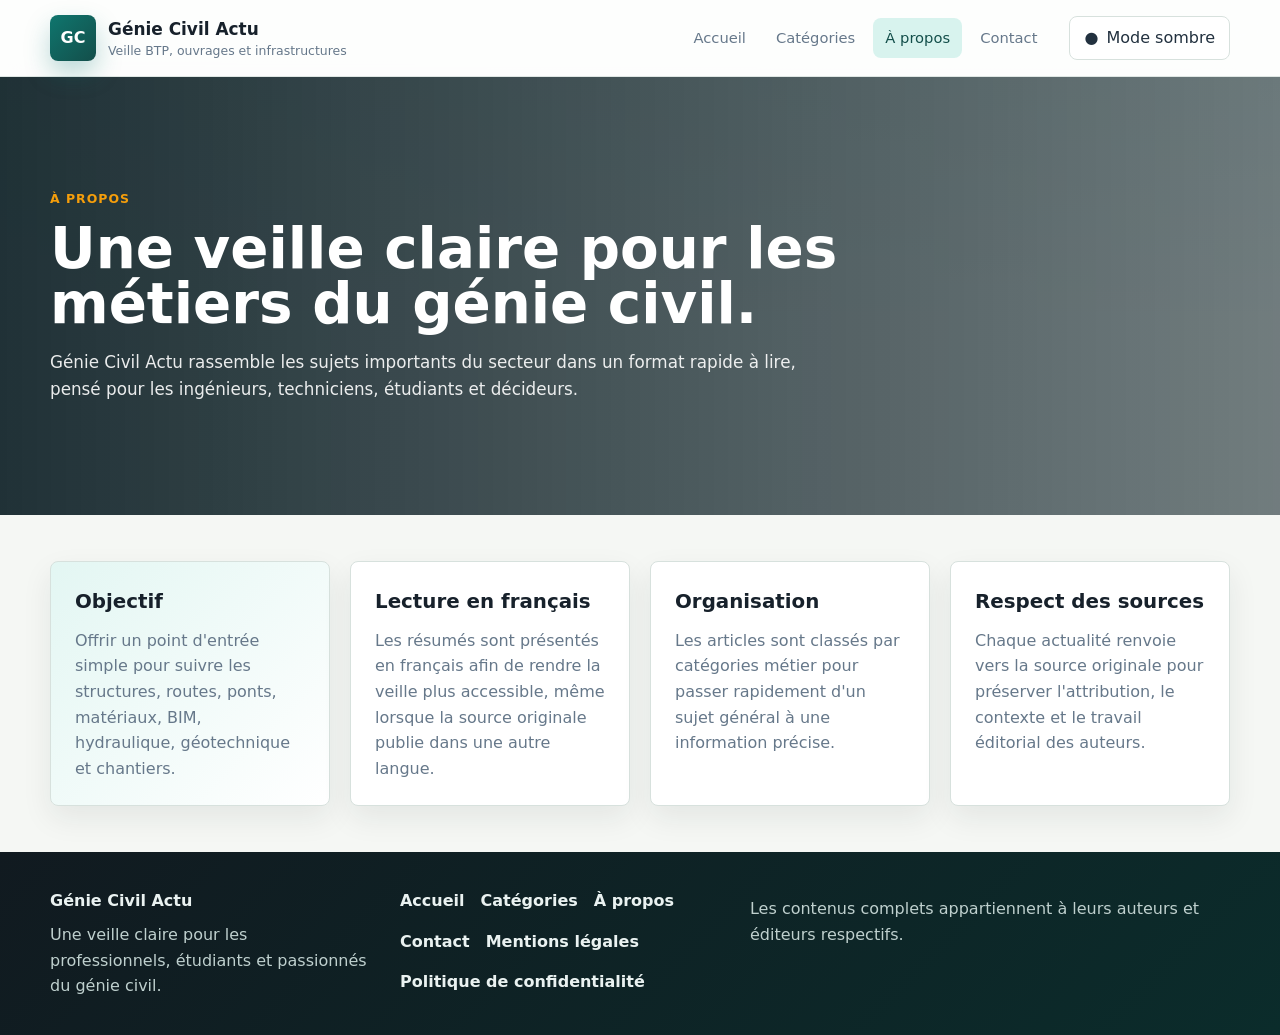
<file: a-propos.html>
<!DOCTYPE html>
<html lang="fr">
<head>
  <meta charset="UTF-8">
  <meta name="viewport" content="width=device-width, initial-scale=1.0">
  <title>À propos - Génie Civil Actu</title>
  <meta name="description" content="Découvrez l'objectif de Génie Civil Actu, une veille en français pour le génie civil, le BTP, les infrastructures, le BIM et la construction.">
  <link rel="stylesheet" href="style.css">
</head>
<body>
  <header class="site-header">
    <div class="container header-grid">
      <a class="brand" href="index.html" aria-label="Accueil Génie Civil Actu">
        <span class="brand-mark" aria-hidden="true">GC</span>
        <span><strong>Génie Civil Actu</strong><small>Veille BTP, ouvrages et infrastructures</small></span>
      </a>
      <nav class="main-nav" aria-label="Navigation principale">
        <a href="index.html">Accueil</a>
        <a href="categories.html">Catégories</a>
        <a href="a-propos.html" aria-current="page">À propos</a>
        <a href="contact.html">Contact</a>
      </nav>
      <button class="theme-toggle" id="themeToggle" type="button" aria-label="Changer le thème">
        <span aria-hidden="true" id="themeIcon">●</span>
        <span id="themeText">Mode sombre</span>
      </button>
    </div>
  </header>

  <main>
    <section class="page-hero about-hero">
      <div class="container">
        <p class="eyebrow">À propos</p>
        <h1>Une veille claire pour les métiers du génie civil.</h1>
        <p>Génie Civil Actu rassemble les sujets importants du secteur dans un format rapide à lire, pensé pour les ingénieurs, techniciens, étudiants et décideurs.</p>
      </div>
    </section>

    <section class="page-section">
      <div class="container content-grid">
        <article class="content-card featured-card">
          <h2>Objectif</h2>
          <p>Offrir un point d'entrée simple pour suivre les structures, routes, ponts, matériaux, BIM, hydraulique, géotechnique et chantiers.</p>
        </article>
        <article class="content-card">
          <h2>Lecture en français</h2>
          <p>Les résumés sont présentés en français afin de rendre la veille plus accessible, même lorsque la source originale publie dans une autre langue.</p>
        </article>
        <article class="content-card">
          <h2>Organisation</h2>
          <p>Les articles sont classés par catégories métier pour passer rapidement d'un sujet général à une information précise.</p>
        </article>
        <article class="content-card">
          <h2>Respect des sources</h2>
          <p>Chaque actualité renvoie vers la source originale pour préserver l'attribution, le contexte et le travail éditorial des auteurs.</p>
        </article>
      </div>
    </section>
  </main>

  <footer class="site-footer">
    <div class="container footer-grid">
      <div><strong>Génie Civil Actu</strong><p>Une veille claire pour les professionnels, étudiants et passionnés du génie civil.</p></div>
      <nav class="footer-links" aria-label="Liens du pied de page">
        <a href="index.html">Accueil</a>
        <a href="categories.html">Catégories</a>
        <a href="a-propos.html">À propos</a>
        <a href="contact.html">Contact</a>
        <a href="mentions-legales.html">Mentions légales</a>
        <a href="politique-confidentialite.html">Politique de confidentialité</a>
      </nav>
      <p>Les contenus complets appartiennent à leurs auteurs et éditeurs respectifs.</p>
    </div>
  </footer>

  <script src="app.js" defer></script>
</body>
</html>
</file>
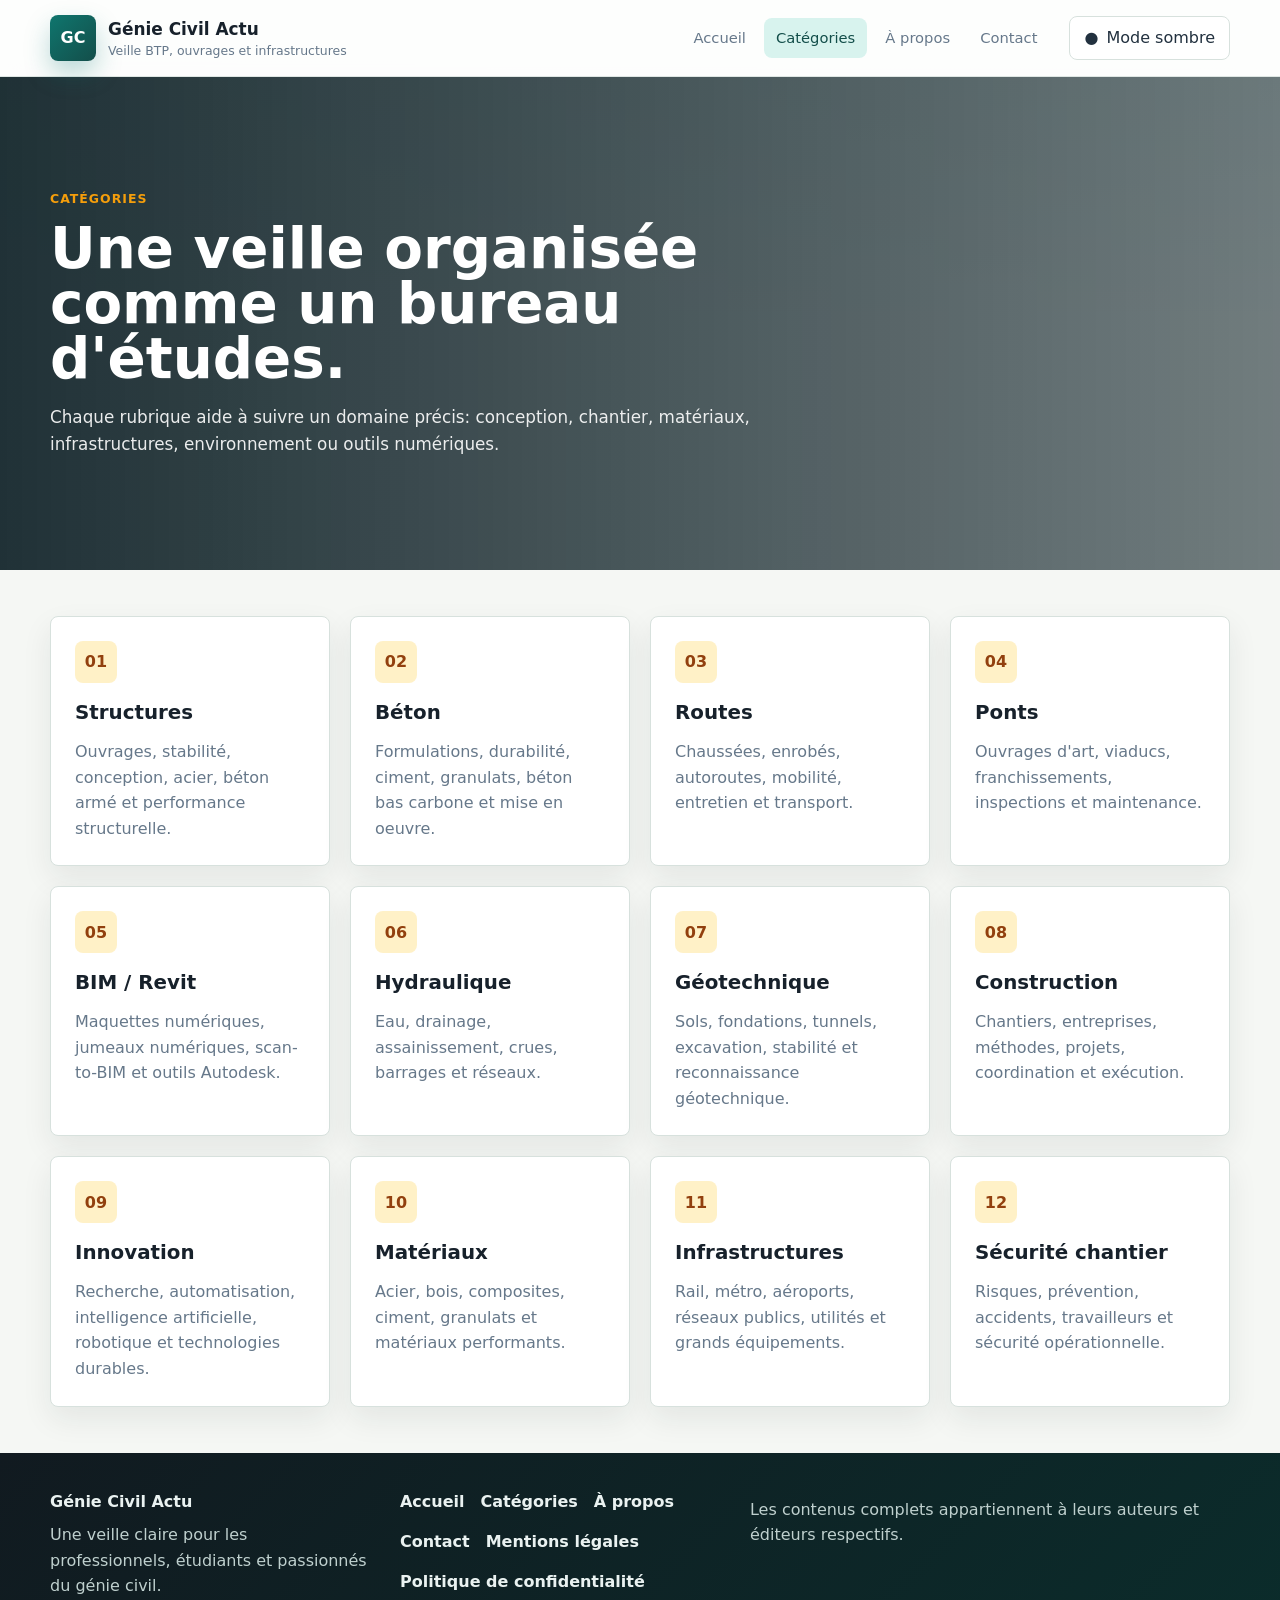
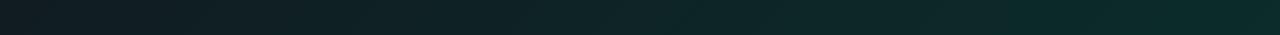
<file: categories.html>
<!DOCTYPE html>
<html lang="fr">
<head>
  <meta charset="UTF-8">
  <meta name="viewport" content="width=device-width, initial-scale=1.0">
  <title>Catégories - Génie Civil Actu</title>
  <meta name="description" content="Explorez les catégories de veille de Génie Civil Actu: structures, béton, routes, ponts, BIM, hydraulique, géotechnique, construction et innovation.">
  <link rel="stylesheet" href="style.css">
</head>
<body>
  <header class="site-header">
    <div class="container header-grid">
      <a class="brand" href="index.html" aria-label="Accueil Génie Civil Actu">
        <span class="brand-mark" aria-hidden="true">GC</span>
        <span><strong>Génie Civil Actu</strong><small>Veille BTP, ouvrages et infrastructures</small></span>
      </a>
      <nav class="main-nav" aria-label="Navigation principale">
        <a href="index.html">Accueil</a>
        <a href="categories.html" aria-current="page">Catégories</a>
        <a href="a-propos.html">À propos</a>
        <a href="contact.html">Contact</a>
      </nav>
      <button class="theme-toggle" id="themeToggle" type="button" aria-label="Changer le thème">
        <span aria-hidden="true" id="themeIcon">●</span>
        <span id="themeText">Mode sombre</span>
      </button>
    </div>
  </header>

  <main>
    <section class="page-hero categories-hero">
      <div class="container">
        <p class="eyebrow">Catégories</p>
        <h1>Une veille organisée comme un bureau d'études.</h1>
        <p>Chaque rubrique aide à suivre un domaine précis: conception, chantier, matériaux, infrastructures, environnement ou outils numériques.</p>
      </div>
    </section>

    <section class="page-section">
      <div class="container category-page-grid">
        <article class="category-card"><span>01</span><h2>Structures</h2><p>Ouvrages, stabilité, conception, acier, béton armé et performance structurelle.</p></article>
        <article class="category-card"><span>02</span><h2>Béton</h2><p>Formulations, durabilité, ciment, granulats, béton bas carbone et mise en oeuvre.</p></article>
        <article class="category-card"><span>03</span><h2>Routes</h2><p>Chaussées, enrobés, autoroutes, mobilité, entretien et transport.</p></article>
        <article class="category-card"><span>04</span><h2>Ponts</h2><p>Ouvrages d'art, viaducs, franchissements, inspections et maintenance.</p></article>
        <article class="category-card"><span>05</span><h2>BIM / Revit</h2><p>Maquettes numériques, jumeaux numériques, scan-to-BIM et outils Autodesk.</p></article>
        <article class="category-card"><span>06</span><h2>Hydraulique</h2><p>Eau, drainage, assainissement, crues, barrages et réseaux.</p></article>
        <article class="category-card"><span>07</span><h2>Géotechnique</h2><p>Sols, fondations, tunnels, excavation, stabilité et reconnaissance géotechnique.</p></article>
        <article class="category-card"><span>08</span><h2>Construction</h2><p>Chantiers, entreprises, méthodes, projets, coordination et exécution.</p></article>
        <article class="category-card"><span>09</span><h2>Innovation</h2><p>Recherche, automatisation, intelligence artificielle, robotique et technologies durables.</p></article>
        <article class="category-card"><span>10</span><h2>Matériaux</h2><p>Acier, bois, composites, ciment, granulats et matériaux performants.</p></article>
        <article class="category-card"><span>11</span><h2>Infrastructures</h2><p>Rail, métro, aéroports, réseaux publics, utilités et grands équipements.</p></article>
        <article class="category-card"><span>12</span><h2>Sécurité chantier</h2><p>Risques, prévention, accidents, travailleurs et sécurité opérationnelle.</p></article>
      </div>
    </section>
  </main>

  <footer class="site-footer">
    <div class="container footer-grid">
      <div><strong>Génie Civil Actu</strong><p>Une veille claire pour les professionnels, étudiants et passionnés du génie civil.</p></div>
      <nav class="footer-links" aria-label="Liens du pied de page">
        <a href="index.html">Accueil</a>
        <a href="categories.html">Catégories</a>
        <a href="a-propos.html">À propos</a>
        <a href="contact.html">Contact</a>
        <a href="mentions-legales.html">Mentions légales</a>
        <a href="politique-confidentialite.html">Politique de confidentialité</a>
      </nav>
      <p>Les contenus complets appartiennent à leurs auteurs et éditeurs respectifs.</p>
    </div>
  </footer>

  <script src="app.js" defer></script>
</body>
</html>
</file>
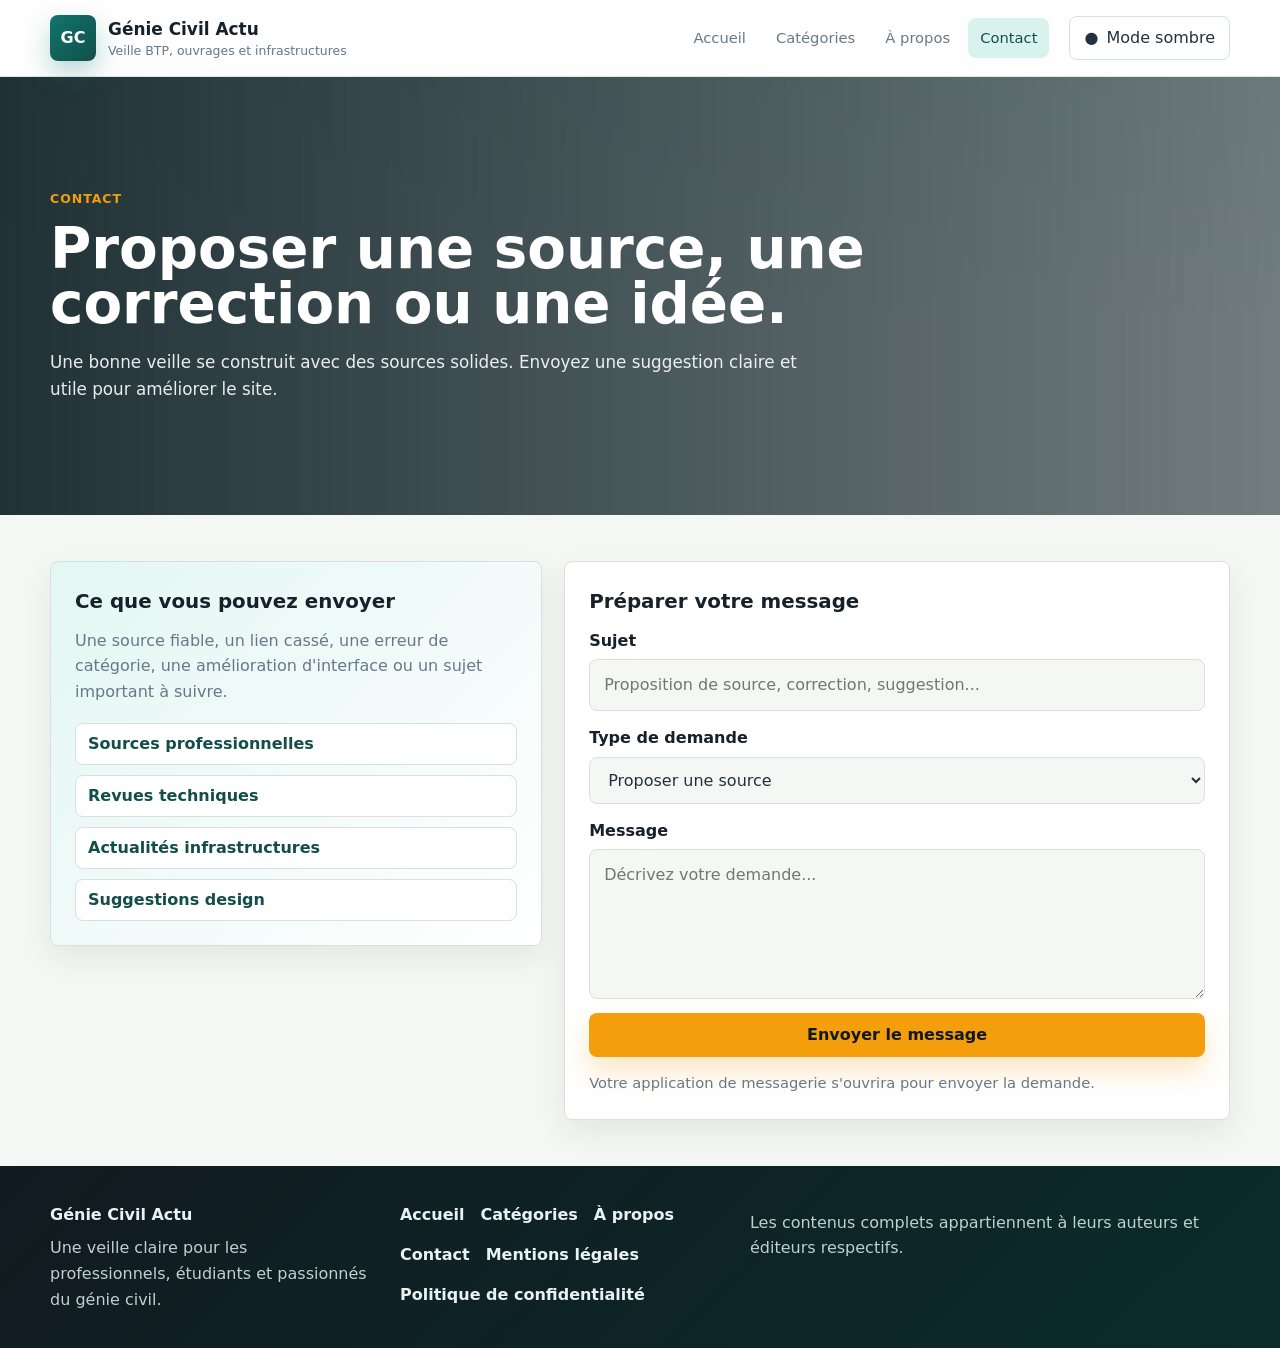
<file: contact.html>
<!DOCTYPE html>
<html lang="fr">
<head>
  <meta charset="UTF-8">
  <meta name="viewport" content="width=device-width, initial-scale=1.0">
  <title>Contact - Génie Civil Actu</title>
  <meta name="description" content="Contactez Génie Civil Actu pour proposer une source, signaler une erreur ou envoyer une suggestion liée au génie civil et au BTP.">
  <link rel="stylesheet" href="style.css">
</head>
<body>
  <header class="site-header">
    <div class="container header-grid">
      <a class="brand" href="index.html" aria-label="Accueil Génie Civil Actu">
        <span class="brand-mark" aria-hidden="true">GC</span>
        <span><strong>Génie Civil Actu</strong><small>Veille BTP, ouvrages et infrastructures</small></span>
      </a>
      <nav class="main-nav" aria-label="Navigation principale">
        <a href="index.html">Accueil</a>
        <a href="categories.html">Catégories</a>
        <a href="a-propos.html">À propos</a>
        <a href="contact.html" aria-current="page">Contact</a>
      </nav>
      <button class="theme-toggle" id="themeToggle" type="button" aria-label="Changer le thème">
        <span aria-hidden="true" id="themeIcon">●</span>
        <span id="themeText">Mode sombre</span>
      </button>
    </div>
  </header>

  <main>
    <section class="page-hero contact-hero">
      <div class="container">
        <p class="eyebrow">Contact</p>
        <h1>Proposer une source, une correction ou une idée.</h1>
        <p>Une bonne veille se construit avec des sources solides. Envoyez une suggestion claire et utile pour améliorer le site.</p>
      </div>
    </section>

    <section class="page-section">
      <div class="container contact-layout">
        <aside class="contact-panel contact-highlight">
          <h2>Ce que vous pouvez envoyer</h2>
          <p>Une source fiable, un lien cassé, une erreur de catégorie, une amélioration d'interface ou un sujet important à suivre.</p>
          <div class="contact-list">
            <span>Sources professionnelles</span>
            <span>Revues techniques</span>
            <span>Actualités infrastructures</span>
            <span>Suggestions design</span>
          </div>
        </aside>

        <section class="contact-panel" aria-labelledby="contactFormTitle">
          <h2 id="contactFormTitle">Préparer votre message</h2>
          <form class="contact-form" action="mailto:contact@geniecivilactu.com" method="post" enctype="text/plain">
            <div class="form-field">
              <label for="title">Sujet</label>
              <input id="title" name="Sujet" type="text" placeholder="Proposition de source, correction, suggestion...">
            </div>
            <div class="form-field">
              <label for="labels">Type de demande</label>
              <select id="labels" name="Type">
                <option value="Source">Proposer une source</option>
                <option value="Erreur">Signaler une erreur</option>
                <option value="Correction">Demander une correction</option>
                <option value="Amélioration">Suggestion d'amélioration</option>
              </select>
            </div>
            <div class="form-field">
              <label for="message">Message</label>
              <textarea id="message" name="Message" placeholder="Décrivez votre demande..."></textarea>
            </div>
            <button class="primary-link" type="submit">Envoyer le message</button>
            <p class="form-note">Votre application de messagerie s'ouvrira pour envoyer la demande.</p>
          </form>
        </section>
      </div>
    </section>
  </main>

  <footer class="site-footer">
    <div class="container footer-grid">
      <div><strong>Génie Civil Actu</strong><p>Une veille claire pour les professionnels, étudiants et passionnés du génie civil.</p></div>
      <nav class="footer-links" aria-label="Liens du pied de page">
        <a href="index.html">Accueil</a>
        <a href="categories.html">Catégories</a>
        <a href="a-propos.html">À propos</a>
        <a href="contact.html">Contact</a>
        <a href="mentions-legales.html">Mentions légales</a>
        <a href="politique-confidentialite.html">Politique de confidentialité</a>
      </nav>
      <p>Les contenus complets appartiennent à leurs auteurs et éditeurs respectifs.</p>
    </div>
  </footer>

  <script src="app.js" defer></script>
</body>
</html>
</file>
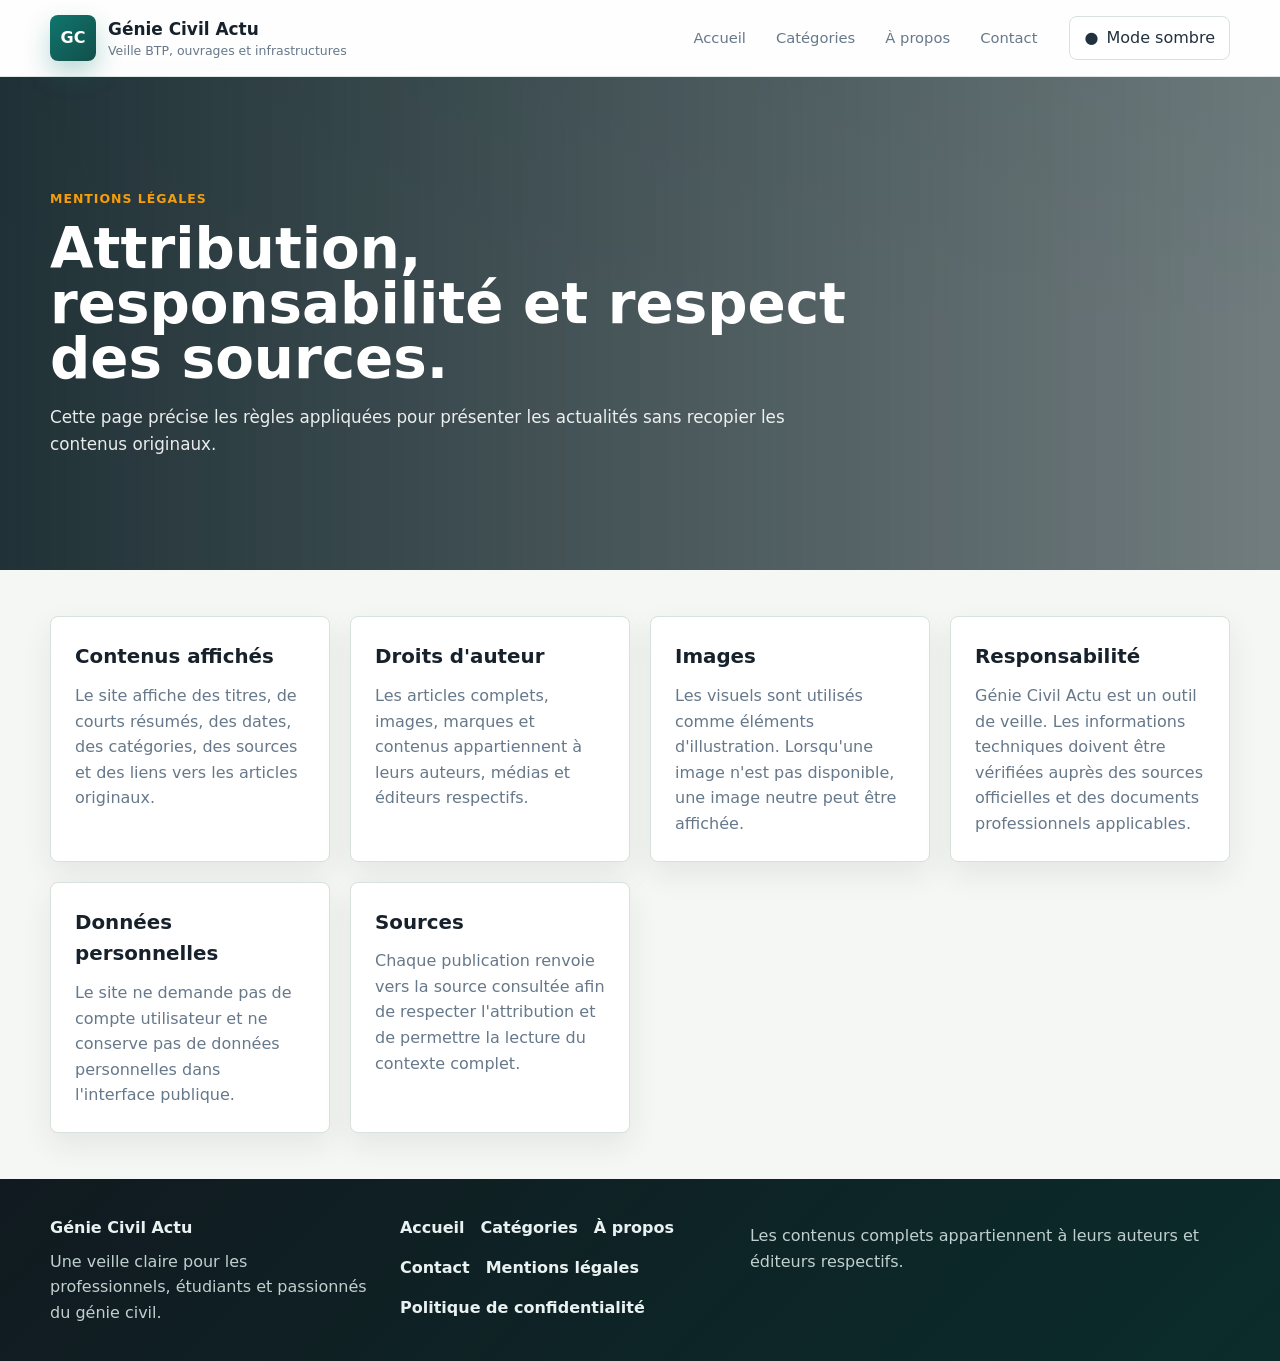
<file: mentions-legales.html>
<!DOCTYPE html>
<html lang="fr">
<head>
  <meta charset="UTF-8">
  <meta name="viewport" content="width=device-width, initial-scale=1.0">
  <title>Mentions légales - Génie Civil Actu</title>
  <meta name="description" content="Mentions légales, attribution des sources et limites de responsabilité de Génie Civil Actu.">
  <link rel="stylesheet" href="style.css">
</head>
<body>
  <header class="site-header">
    <div class="container header-grid">
      <a class="brand" href="index.html" aria-label="Accueil Génie Civil Actu">
        <span class="brand-mark" aria-hidden="true">GC</span>
        <span><strong>Génie Civil Actu</strong><small>Veille BTP, ouvrages et infrastructures</small></span>
      </a>
      <nav class="main-nav" aria-label="Navigation principale">
        <a href="index.html">Accueil</a>
        <a href="categories.html">Catégories</a>
        <a href="a-propos.html">À propos</a>
        <a href="contact.html">Contact</a>
      </nav>
      <button class="theme-toggle" id="themeToggle" type="button" aria-label="Changer le thème">
        <span aria-hidden="true" id="themeIcon">●</span>
        <span id="themeText">Mode sombre</span>
      </button>
    </div>
  </header>

  <main>
    <section class="page-hero legal-hero">
      <div class="container">
        <p class="eyebrow">Mentions légales</p>
        <h1>Attribution, responsabilité et respect des sources.</h1>
        <p>Cette page précise les règles appliquées pour présenter les actualités sans recopier les contenus originaux.</p>
      </div>
    </section>

    <section class="page-section">
      <div class="container content-grid">
        <article class="content-card">
          <h2>Contenus affichés</h2>
          <p>Le site affiche des titres, de courts résumés, des dates, des catégories, des sources et des liens vers les articles originaux.</p>
        </article>
        <article class="content-card">
          <h2>Droits d'auteur</h2>
          <p>Les articles complets, images, marques et contenus appartiennent à leurs auteurs, médias et éditeurs respectifs.</p>
        </article>
        <article class="content-card">
          <h2>Images</h2>
          <p>Les visuels sont utilisés comme éléments d'illustration. Lorsqu'une image n'est pas disponible, une image neutre peut être affichée.</p>
        </article>
        <article class="content-card">
          <h2>Responsabilité</h2>
          <p>Génie Civil Actu est un outil de veille. Les informations techniques doivent être vérifiées auprès des sources officielles et des documents professionnels applicables.</p>
        </article>
        <article class="content-card">
          <h2>Données personnelles</h2>
          <p>Le site ne demande pas de compte utilisateur et ne conserve pas de données personnelles dans l'interface publique.</p>
        </article>
        <article class="content-card">
          <h2>Sources</h2>
          <p>Chaque publication renvoie vers la source consultée afin de respecter l'attribution et de permettre la lecture du contexte complet.</p>
        </article>
      </div>
    </section>
  </main>

  <footer class="site-footer">
    <div class="container footer-grid">
      <div><strong>Génie Civil Actu</strong><p>Une veille claire pour les professionnels, étudiants et passionnés du génie civil.</p></div>
      <nav class="footer-links" aria-label="Liens du pied de page">
        <a href="index.html">Accueil</a>
        <a href="categories.html">Catégories</a>
        <a href="a-propos.html">À propos</a>
        <a href="contact.html">Contact</a>
        <a href="mentions-legales.html">Mentions légales</a>
        <a href="politique-confidentialite.html">Politique de confidentialité</a>
      </nav>
      <p>Les contenus complets appartiennent à leurs auteurs et éditeurs respectifs.</p>
    </div>
  </footer>

  <script src="app.js" defer></script>
</body>
</html>
</file>
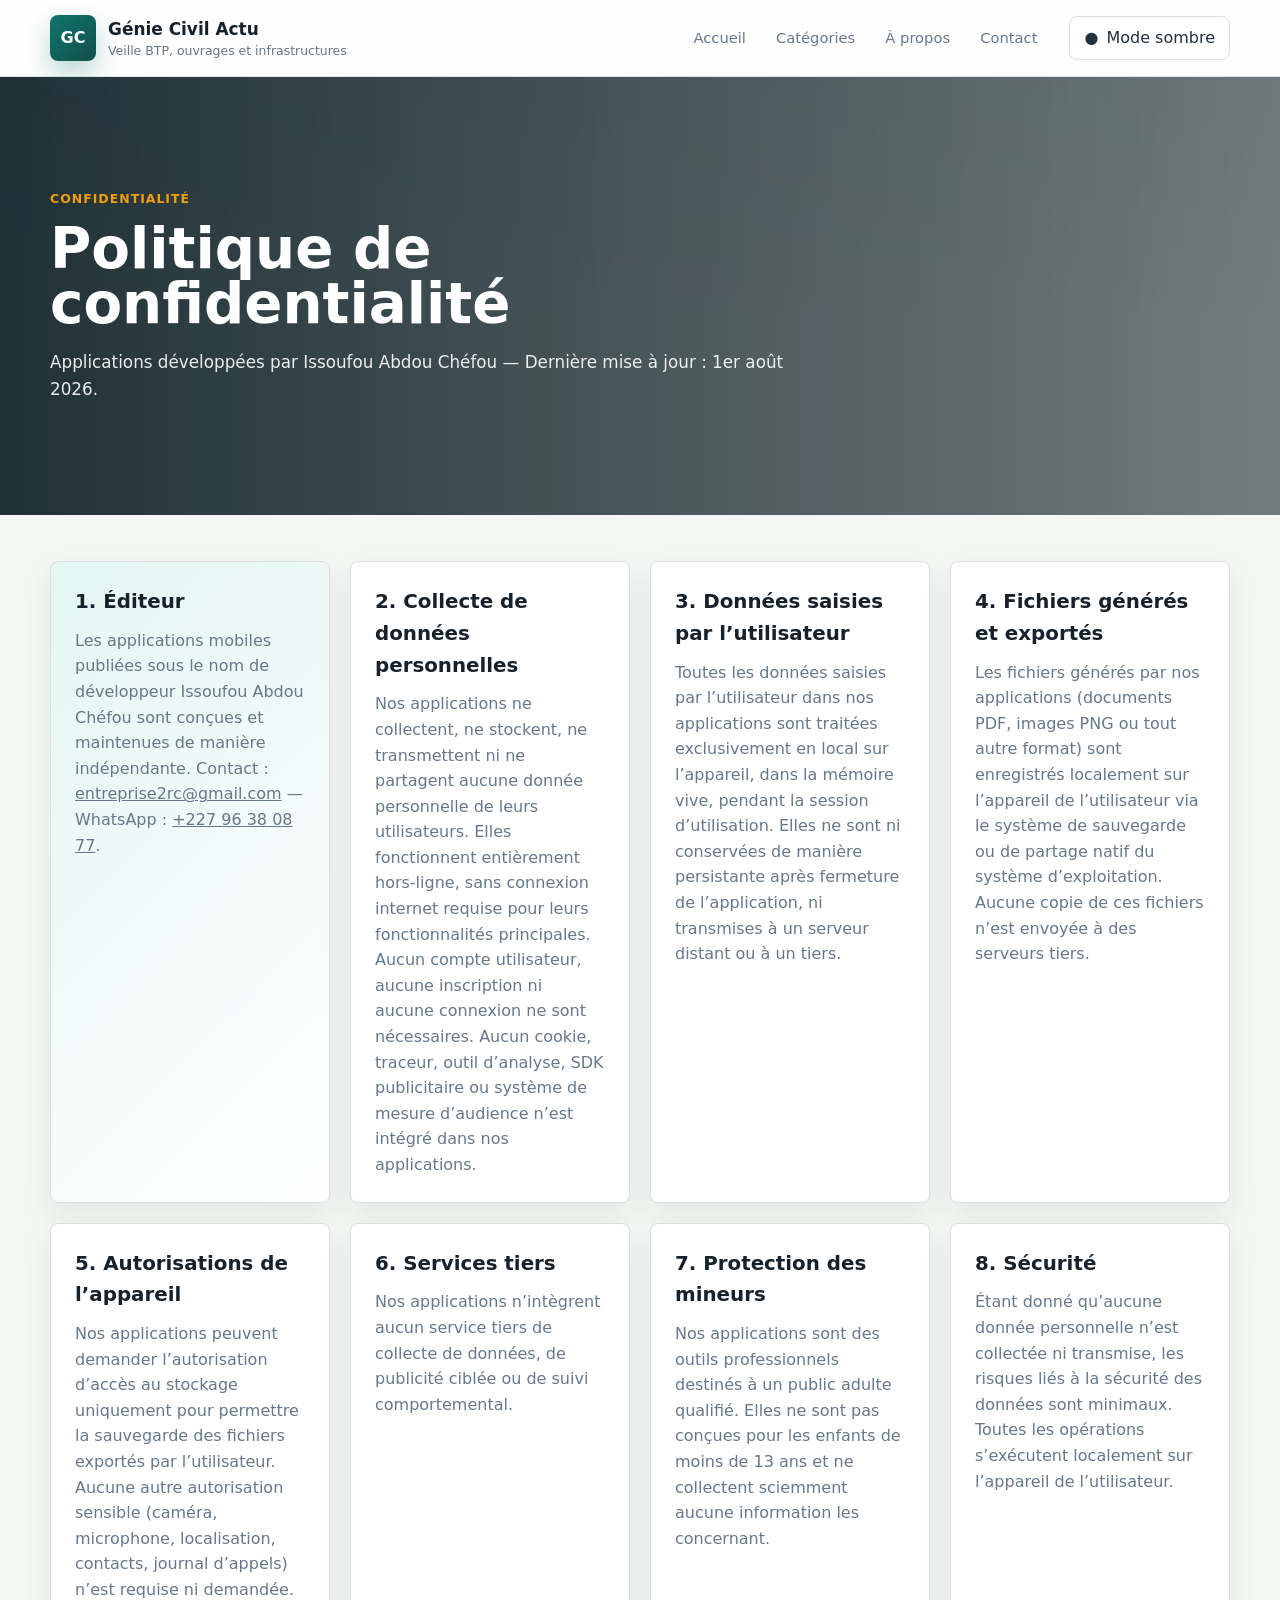
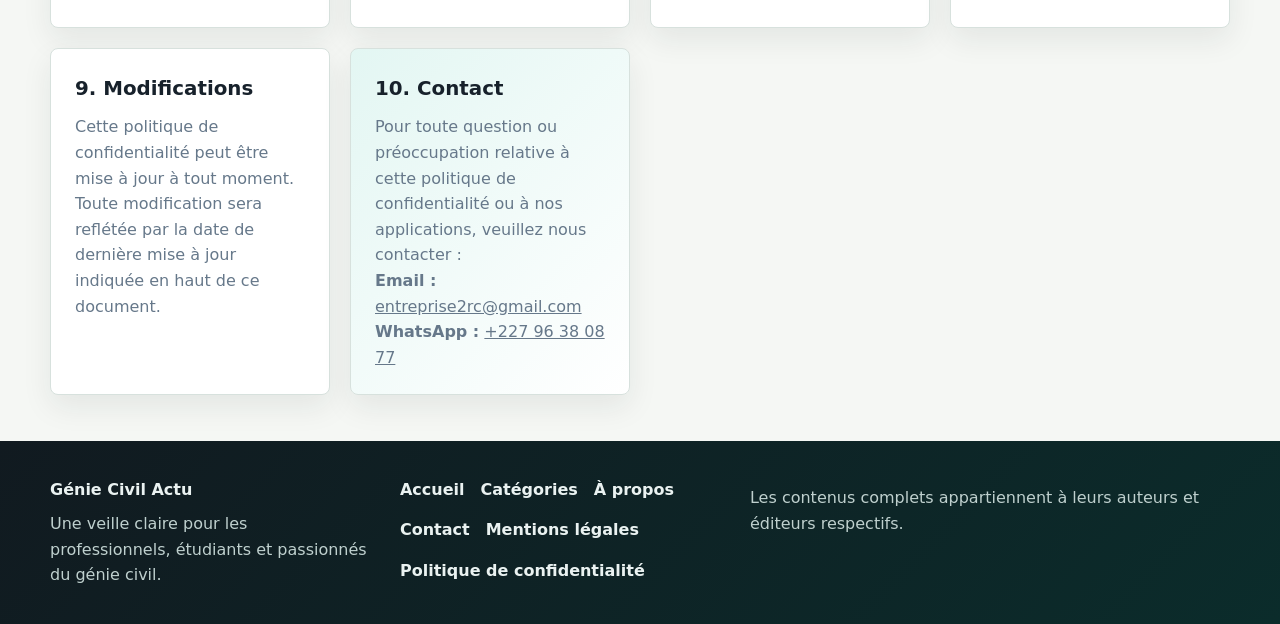
<file: politique-confidentialite.html>
<!DOCTYPE html>
<html lang="fr">
<head>
  <meta charset="UTF-8">
  <meta name="viewport" content="width=device-width, initial-scale=1.0">
  <title>Politique de confidentialité - Génie Civil Actu</title>
  <meta name="description" content="Politique de confidentialité des applications développées par Issoufou Abdou Chéfou.">
  <link rel="stylesheet" href="style.css">
</head>
<body>
  <header class="site-header">
    <div class="container header-grid">
      <a class="brand" href="index.html" aria-label="Accueil Génie Civil Actu">
        <span class="brand-mark" aria-hidden="true">GC</span>
        <span><strong>Génie Civil Actu</strong><small>Veille BTP, ouvrages et infrastructures</small></span>
      </a>
      <nav class="main-nav" aria-label="Navigation principale">
        <a href="index.html">Accueil</a>
        <a href="categories.html">Catégories</a>
        <a href="a-propos.html">À propos</a>
        <a href="contact.html">Contact</a>
      </nav>
      <button class="theme-toggle" id="themeToggle" type="button" aria-label="Changer le thème">
        <span aria-hidden="true" id="themeIcon">●</span>
        <span id="themeText">Mode sombre</span>
      </button>
    </div>
  </header>

  <main>
    <section class="page-hero legal-hero">
      <div class="container">
        <p class="eyebrow">Confidentialité</p>
        <h1>Politique de confidentialité</h1>
        <p>Applications développées par Issoufou Abdou Chéfou — Dernière mise à jour : 1er août 2026.</p>
      </div>
    </section>

    <section class="page-section">
      <div class="container content-grid">
        <article class="content-card featured-card">
          <h2>1. Éditeur</h2>
          <p>Les applications mobiles publiées sous le nom de développeur Issoufou Abdou Chéfou sont conçues et maintenues de manière indépendante. Contact : <a href="mailto:entreprise2rc@gmail.com">entreprise2rc@gmail.com</a> — WhatsApp : <a href="https://wa.me/22796380877" target="_blank" rel="noopener noreferrer">+227 96 38 08 77</a>.</p>
        </article>

        <article class="content-card">
          <h2>2. Collecte de données personnelles</h2>
          <p>Nos applications ne collectent, ne stockent, ne transmettent ni ne partagent aucune donnée personnelle de leurs utilisateurs. Elles fonctionnent entièrement hors-ligne, sans connexion internet requise pour leurs fonctionnalités principales. Aucun compte utilisateur, aucune inscription ni aucune connexion ne sont nécessaires. Aucun cookie, traceur, outil d’analyse, SDK publicitaire ou système de mesure d’audience n’est intégré dans nos applications.</p>
        </article>

        <article class="content-card">
          <h2>3. Données saisies par l’utilisateur</h2>
          <p>Toutes les données saisies par l’utilisateur dans nos applications sont traitées exclusivement en local sur l’appareil, dans la mémoire vive, pendant la session d’utilisation. Elles ne sont ni conservées de manière persistante après fermeture de l’application, ni transmises à un serveur distant ou à un tiers.</p>
        </article>

        <article class="content-card">
          <h2>4. Fichiers générés et exportés</h2>
          <p>Les fichiers générés par nos applications (documents PDF, images PNG ou tout autre format) sont enregistrés localement sur l’appareil de l’utilisateur via le système de sauvegarde ou de partage natif du système d’exploitation. Aucune copie de ces fichiers n’est envoyée à des serveurs tiers.</p>
        </article>

        <article class="content-card">
          <h2>5. Autorisations de l’appareil</h2>
          <p>Nos applications peuvent demander l’autorisation d’accès au stockage uniquement pour permettre la sauvegarde des fichiers exportés par l’utilisateur. Aucune autre autorisation sensible (caméra, microphone, localisation, contacts, journal d’appels) n’est requise ni demandée.</p>
        </article>

        <article class="content-card">
          <h2>6. Services tiers</h2>
          <p>Nos applications n’intègrent aucun service tiers de collecte de données, de publicité ciblée ou de suivi comportemental.</p>
        </article>

        <article class="content-card">
          <h2>7. Protection des mineurs</h2>
          <p>Nos applications sont des outils professionnels destinés à un public adulte qualifié. Elles ne sont pas conçues pour les enfants de moins de 13 ans et ne collectent sciemment aucune information les concernant.</p>
        </article>

        <article class="content-card">
          <h2>8. Sécurité</h2>
          <p>Étant donné qu’aucune donnée personnelle n’est collectée ni transmise, les risques liés à la sécurité des données sont minimaux. Toutes les opérations s’exécutent localement sur l’appareil de l’utilisateur.</p>
        </article>

        <article class="content-card">
          <h2>9. Modifications</h2>
          <p>Cette politique de confidentialité peut être mise à jour à tout moment. Toute modification sera reflétée par la date de dernière mise à jour indiquée en haut de ce document.</p>
        </article>

        <article class="content-card featured-card">
          <h2>10. Contact</h2>
          <p>Pour toute question ou préoccupation relative à cette politique de confidentialité ou à nos applications, veuillez nous contacter :</p>
          <p><strong>Email :</strong> <a href="mailto:entreprise2rc@gmail.com">entreprise2rc@gmail.com</a><br><strong>WhatsApp :</strong> <a href="https://wa.me/22796380877" target="_blank" rel="noopener noreferrer">+227 96 38 08 77</a></p>
        </article>
      </div>
    </section>
  </main>

  <footer class="site-footer">
    <div class="container footer-grid">
      <div><strong>Génie Civil Actu</strong><p>Une veille claire pour les professionnels, étudiants et passionnés du génie civil.</p></div>
      <nav class="footer-links" aria-label="Liens du pied de page">
        <a href="index.html">Accueil</a>
        <a href="categories.html">Catégories</a>
        <a href="a-propos.html">À propos</a>
        <a href="contact.html">Contact</a>
        <a href="mentions-legales.html">Mentions légales</a>
        <a href="politique-confidentialite.html" aria-current="page">Politique de confidentialité</a>
      </nav>
      <p>Les contenus complets appartiennent à leurs auteurs et éditeurs respectifs.</p>
    </div>
  </footer>

  <script src="app.js" defer></script>
</body>
</html>
</file>
<file: style.css>
:root {
  --color-primary: #0F766E;
  --color-primary-strong: #134E4A;
  --color-primary-soft: #D8F3EE;
  --color-accent: #F59E0B;
  --color-accent-soft: #FFF1C7;
  --color-ink: #17212B;
  --color-text: #22313F;
  --color-muted: #66788A;
  --color-bg: #F5F7F4;
  --color-surface: #FFFFFF;
  --color-surface-2: #ECF4F1;
  --color-border: #D7E1DD;
  --color-dark: #111A20;
  --shadow-soft: 0 18px 46px rgba(19, 78, 74, 0.12);
  --shadow-card: 0 12px 30px rgba(23, 33, 43, 0.08);
  --radius: 8px;
  --container: 1180px;
}

[data-theme="dark"] {
  --color-primary: #5EEAD4;
  --color-primary-strong: #99F6E4;
  --color-primary-soft: #143A38;
  --color-accent: #FBBF24;
  --color-accent-soft: #3A2D12;
  --color-ink: #F8FAFC;
  --color-text: #E6EEF5;
  --color-muted: #AAB8C5;
  --color-bg: #101820;
  --color-surface: #16232B;
  --color-surface-2: #1C2D34;
  --color-border: #29404A;
  --color-dark: #0B1116;
  --shadow-soft: 0 20px 48px rgba(0, 0, 0, 0.24);
  --shadow-card: 0 14px 34px rgba(0, 0, 0, 0.24);
}

* {
  box-sizing: border-box;
}

html {
  scroll-behavior: smooth;
}

body {
  margin: 0;
  font-family: Inter, ui-sans-serif, system-ui, -apple-system, BlinkMacSystemFont, "Segoe UI", Arial, sans-serif;
  background:
    linear-gradient(180deg, rgba(15, 118, 110, 0.07), transparent 320px),
    var(--color-bg);
  color: var(--color-text);
  line-height: 1.6;
  transition: background-color 180ms ease, color 180ms ease;
}

body.modal-open {
  overflow: hidden;
}

a {
  color: inherit;
}

img {
  display: block;
  max-width: 100%;
}

button,
input,
select,
textarea {
  font: inherit;
}

.container {
  width: min(100% - 32px, var(--container));
  margin-inline: auto;
}

.sr-only {
  position: absolute;
  width: 1px;
  height: 1px;
  padding: 0;
  margin: -1px;
  overflow: hidden;
  clip: rect(0, 0, 0, 0);
  white-space: nowrap;
  border: 0;
}

.skip-link {
  position: fixed;
  top: 10px;
  left: 10px;
  z-index: 100;
  transform: translateY(-140%);
  padding: 10px 14px;
  border-radius: var(--radius);
  background: var(--color-dark);
  color: #FFFFFF;
  font-weight: 900;
  text-decoration: none;
  transition: transform 160ms ease;
}

.skip-link:focus {
  transform: translateY(0);
}

.scroll-progress {
  position: fixed;
  top: 0;
  left: 0;
  z-index: 60;
  width: 0;
  height: 4px;
  background: linear-gradient(90deg, var(--color-accent), var(--color-primary));
}

.site-header {
  position: sticky;
  top: 0;
  z-index: 20;
  background: color-mix(in srgb, var(--color-surface) 90%, transparent);
  border-bottom: 1px solid color-mix(in srgb, var(--color-border) 78%, transparent);
  backdrop-filter: blur(18px);
}

.header-grid {
  display: grid;
  grid-template-columns: minmax(220px, 1fr) auto auto;
  align-items: center;
  gap: 20px;
  min-height: 76px;
}

.brand {
  display: inline-flex;
  align-items: center;
  gap: 12px;
  text-decoration: none;
}

.brand-mark {
  display: grid;
  place-items: center;
  width: 46px;
  height: 46px;
  border-radius: var(--radius);
  background:
    linear-gradient(135deg, var(--color-primary), var(--color-primary-strong));
  color: #FFFFFF;
  font-weight: 900;
  letter-spacing: 0;
  box-shadow: 0 12px 26px rgba(15, 118, 110, 0.28);
}

.brand strong {
  display: block;
  color: var(--color-ink);
  font-size: 1.06rem;
}

.brand small {
  display: block;
  color: var(--color-muted);
  font-size: 0.78rem;
  line-height: 1.3;
}

.main-nav {
  display: flex;
  align-items: center;
  gap: 6px;
  color: var(--color-muted);
  font-size: 0.92rem;
}

.main-nav a {
  min-height: 40px;
  display: inline-flex;
  align-items: center;
  padding: 0 12px;
  border-radius: var(--radius);
  text-decoration: none;
  transition: background-color 160ms ease, color 160ms ease;
}

.main-nav a[aria-current="page"],
.main-nav a:hover,
.main-nav a:focus-visible {
  background: var(--color-primary-soft);
  color: var(--color-primary-strong);
}

.theme-toggle,
.primary-link,
.secondary-link,
.read-link,
.retry-button,
.chip,
.reader-button {
  min-height: 44px;
  border-radius: var(--radius);
  cursor: pointer;
  transition: transform 160ms ease, border-color 160ms ease, background-color 160ms ease, box-shadow 160ms ease;
}

.theme-toggle {
  display: inline-flex;
  align-items: center;
  justify-content: center;
  gap: 8px;
  padding: 0 14px;
  border: 1px solid var(--color-border);
  background: var(--color-surface);
  color: var(--color-text);
}

.theme-toggle:hover,
.primary-link:hover,
.secondary-link:hover,
.read-link:hover,
.retry-button:hover,
.chip:hover,
.reader-button:hover {
  transform: translateY(-1px);
}

.hero {
  color: #FFFFFF;
  isolation: isolate;
}

.hero-home {
  position: relative;
  min-height: min(760px, calc(100vh - 76px));
  display: grid;
  align-items: center;
  overflow: hidden;
  background:
    linear-gradient(90deg, rgba(9, 28, 34, 0.92), rgba(9, 28, 34, 0.64) 52%, rgba(9, 28, 34, 0.36)),
    url("https://images.unsplash.com/photo-1503387762-592deb58ef4e?auto=format&fit=crop&w=1800&q=82") center / cover;
}

.hero-home::after {
  content: "";
  position: absolute;
  inset: auto 0 0;
  height: 120px;
  background: linear-gradient(180deg, transparent, var(--color-bg));
  z-index: -1;
}

.hero-layout {
  display: grid;
  grid-template-columns: minmax(0, 1.15fr) minmax(280px, 0.55fr);
  gap: clamp(28px, 6vw, 76px);
  align-items: center;
  padding: clamp(72px, 10vw, 130px) 0 clamp(66px, 9vw, 110px);
}

.hero-copy {
  max-width: 820px;
}

.eyebrow {
  margin: 0 0 12px;
  color: var(--color-accent);
  font-size: 0.78rem;
  font-weight: 900;
  letter-spacing: 0.08em;
  text-transform: uppercase;
}

.hero h1,
.page-hero h1 {
  margin: 0;
  color: #FFFFFF;
  font-size: clamp(2.35rem, 5.8vw, 5rem);
  line-height: 0.98;
}

.hero-text {
  max-width: 720px;
  margin: 22px 0 30px;
  color: rgba(255, 255, 255, 0.9);
  font-size: clamp(1.02rem, 2vw, 1.22rem);
}

.hero-actions {
  display: flex;
  flex-wrap: wrap;
  gap: 12px;
}

.primary-link,
.secondary-link,
.read-link,
.retry-button {
  display: inline-flex;
  align-items: center;
  justify-content: center;
  text-decoration: none;
  font-weight: 900;
}

.primary-link {
  padding: 0 20px;
  border: 1px solid transparent;
  background: var(--color-accent);
  color: #101820;
  box-shadow: 0 14px 28px rgba(245, 158, 11, 0.25);
}

.secondary-link {
  padding: 0 18px;
  border: 1px solid rgba(255, 255, 255, 0.38);
  background: rgba(255, 255, 255, 0.10);
  color: #FFFFFF;
  backdrop-filter: blur(10px);
}

.hero-panel {
  display: grid;
  gap: 12px;
  padding: 18px;
  border: 1px solid rgba(255, 255, 255, 0.24);
  border-radius: var(--radius);
  background: rgba(255, 255, 255, 0.12);
  backdrop-filter: blur(18px);
  box-shadow: 0 30px 70px rgba(0, 0, 0, 0.22);
}

.metric {
  display: grid;
  grid-template-columns: 72px 1fr;
  align-items: center;
  gap: 14px;
  min-height: 74px;
  padding: 12px;
  border-radius: var(--radius);
  background: rgba(255, 255, 255, 0.14);
}

.metric strong {
  color: var(--color-accent);
  font-size: 2rem;
  line-height: 1;
}

.metric span {
  color: rgba(255, 255, 255, 0.9);
  font-weight: 800;
}

.topic-strip {
  transform: translateY(-30px);
  margin-bottom: -12px;
}

.topic-grid {
  display: grid;
  grid-template-columns: repeat(8, minmax(0, 1fr));
  gap: 1px;
  overflow: hidden;
  border: 1px solid var(--color-border);
  border-radius: var(--radius);
  background: var(--color-border);
  box-shadow: var(--shadow-soft);
}

.topic-grid span {
  display: grid;
  place-items: center;
  min-height: 62px;
  padding: 8px;
  background: var(--color-surface);
  color: var(--color-primary-strong);
  font-weight: 900;
  text-align: center;
}

.stats-band {
  padding: 18px 0 24px;
}

.stats-grid {
  display: grid;
  grid-template-columns: repeat(5, 1fr);
  gap: 14px;
}

.stat-card {
  padding: 18px;
  border: 1px solid var(--color-border);
  border-radius: var(--radius);
  background: var(--color-surface);
  box-shadow: var(--shadow-card);
}

.stat-card strong {
  display: block;
  color: var(--color-primary-strong);
  font-size: clamp(1.55rem, 4vw, 2.35rem);
  line-height: 1;
}

.stat-card span {
  display: block;
  margin-top: 8px;
  color: var(--color-muted);
  font-size: 0.9rem;
  font-weight: 800;
}

.controls-section,
.news-section,
.spotlight-section,
.feature-band,
.quick-links,
.page-section {
  padding: 46px 0;
}

.control-panel {
  display: grid;
  gap: 18px;
  padding: clamp(20px, 4vw, 34px);
  border: 1px solid var(--color-border);
  border-radius: var(--radius);
  background: color-mix(in srgb, var(--color-surface) 94%, var(--color-primary-soft));
  box-shadow: var(--shadow-soft);
}

.section-title {
  margin: 0 0 8px;
  color: var(--color-ink);
  font-size: clamp(1.45rem, 3vw, 2.2rem);
  line-height: 1.12;
}

.section-intro {
  max-width: 760px;
  margin: 0;
  color: var(--color-muted);
}

.search-row {
  margin: 0;
}

.search-input {
  width: 100%;
  min-height: 58px;
  padding: 0 18px;
  border: 1px solid var(--color-border);
  border-radius: var(--radius);
  background: var(--color-surface);
  color: var(--color-text);
  box-shadow: inset 0 1px 0 rgba(255, 255, 255, 0.6);
}

.search-input:focus {
  outline: 3px solid color-mix(in srgb, var(--color-accent) 38%, transparent);
  border-color: var(--color-accent);
}

.advanced-controls {
  display: grid;
  grid-template-columns: repeat(auto-fit, minmax(150px, 1fr));
  gap: 12px;
  align-items: end;
}

.advanced-controls label {
  display: grid;
  gap: 6px;
}

.advanced-controls label span {
  color: var(--color-muted);
  font-size: 0.78rem;
  font-weight: 900;
  letter-spacing: 0.04em;
  text-transform: uppercase;
}

.advanced-controls select {
  min-height: 44px;
  width: 100%;
  padding: 0 12px;
  border: 1px solid var(--color-border);
  border-radius: var(--radius);
  background: var(--color-surface);
  color: var(--color-text);
}

.segmented-control {
  display: inline-flex;
  min-height: 44px;
  overflow: hidden;
  border: 1px solid var(--color-border);
  border-radius: var(--radius);
  background: var(--color-surface);
}

.view-button,
.ghost-button,
.favorite-button,
.share-button,
.read-state-button {
  min-height: 44px;
  border: 1px solid var(--color-border);
  border-radius: var(--radius);
  background: var(--color-surface);
  color: var(--color-text);
  cursor: pointer;
  font-weight: 900;
  transition: transform 160ms ease, background-color 160ms ease, color 160ms ease, border-color 160ms ease;
}

.view-button {
  min-width: 72px;
  border: 0;
  border-radius: 0;
}

.view-button.active,
.ghost-button.active,
.favorite-button.active,
.read-state-button.active {
  background: var(--color-primary);
  border-color: var(--color-primary);
  color: #FFFFFF;
}

.ghost-button {
  padding: 0 14px;
}

.view-button:hover,
.ghost-button:hover,
.favorite-button:hover,
.share-button:hover {
  transform: translateY(-1px);
}

.category-filters {
  display: flex;
  gap: 10px;
  overflow-x: auto;
  padding: 4px 0 8px;
  scrollbar-width: thin;
}

.chip {
  flex: 0 0 auto;
  padding: 0 14px;
  border: 1px solid var(--color-border);
  background: var(--color-surface);
  color: var(--color-text);
  font-weight: 800;
  white-space: nowrap;
}

.chip.active {
  background: var(--color-primary);
  border-color: var(--color-primary);
  color: #FFFFFF;
  box-shadow: 0 10px 22px rgba(15, 118, 110, 0.2);
}

.spotlight-section {
  padding-top: 22px;
}

.spotlight-card {
  display: grid;
  grid-template-columns: minmax(280px, 0.82fr) minmax(0, 1.18fr);
  gap: 0;
  overflow: hidden;
  min-height: 310px;
  border: 1px solid var(--color-border);
  border-radius: var(--radius);
  background: var(--color-surface);
  box-shadow: var(--shadow-soft);
}

.spotlight-media {
  min-height: 300px;
  background:
    linear-gradient(135deg, var(--color-primary), #64748B),
    repeating-linear-gradient(90deg, rgba(255,255,255,0.18) 0 1px, transparent 1px 18px);
}

.spotlight-media img {
  width: 100%;
  height: 100%;
  min-height: 300px;
  object-fit: cover;
}

.spotlight-content {
  display: grid;
  align-content: center;
  gap: 14px;
  padding: clamp(22px, 4vw, 38px);
}

.spotlight-content h3 {
  margin: 0;
  color: var(--color-ink);
  font-size: clamp(1.55rem, 3.4vw, 2.5rem);
  line-height: 1.08;
}

.spotlight-content p {
  margin: 0;
  color: var(--color-muted);
}

.spotlight-meta {
  color: var(--color-muted);
  font-size: 0.9rem;
  font-weight: 800;
}

.section-heading {
  display: flex;
  justify-content: space-between;
  align-items: end;
  gap: 24px;
  margin-bottom: 24px;
}

.section-heading h2 {
  margin: 0;
  color: var(--color-ink);
  font-size: clamp(1.65rem, 3vw, 2.55rem);
  line-height: 1.08;
}

.meta-panel {
  display: grid;
  gap: 4px;
  color: var(--color-muted);
  font-size: 0.9rem;
  text-align: right;
}

.status-box {
  padding: 20px;
  border: 1px dashed var(--color-border);
  border-radius: var(--radius);
  background: var(--color-surface);
  color: var(--color-muted);
}

.status-box[hidden] {
  display: none;
}

.retry-button {
  margin-top: 12px;
  padding: 0 16px;
  border: 1px solid var(--color-primary);
  background: var(--color-primary);
  color: #FFFFFF;
}

.insights-section,
.timeline-section {
  padding: 42px 0;
}

.insights-grid {
  display: grid;
  grid-template-columns: 0.9fr 1.1fr 1fr;
  gap: 18px;
}

.insight-panel {
  display: grid;
  gap: 14px;
  align-content: start;
  min-height: 100%;
  padding: 20px;
  border: 1px solid var(--color-border);
  border-radius: var(--radius);
  background: var(--color-surface);
  box-shadow: var(--shadow-card);
}

.insight-panel h3 {
  margin: 0;
  color: var(--color-ink);
  font-size: 1rem;
}

.trend-list,
.source-cloud {
  display: flex;
  flex-wrap: wrap;
  gap: 8px;
  color: var(--color-muted);
}

.trend-chip,
.source-pill {
  min-height: 34px;
  padding: 0 11px;
  border: 1px solid var(--color-border);
  border-radius: 999px;
  background: var(--color-surface-2);
  color: var(--color-primary-strong);
  cursor: pointer;
  font-size: 0.84rem;
  font-weight: 900;
}

.category-bars {
  display: grid;
  gap: 10px;
  color: var(--color-muted);
}

.category-bar {
  display: grid;
  grid-template-columns: minmax(0, 1fr) auto;
  gap: 7px 10px;
  width: 100%;
  padding: 0;
  border: 0;
  background: transparent;
  color: var(--color-text);
  cursor: pointer;
  text-align: left;
}

.category-bar span {
  overflow: hidden;
  font-size: 0.9rem;
  font-weight: 900;
  text-overflow: ellipsis;
  white-space: nowrap;
}

.category-bar strong {
  color: var(--color-primary-strong);
}

.bar-track {
  grid-column: 1 / -1;
  height: 8px;
  overflow: hidden;
  border-radius: 999px;
  background: var(--color-surface-2);
}

.bar-fill {
  display: block;
  height: 100%;
  border-radius: inherit;
  background: linear-gradient(90deg, var(--color-primary), var(--color-accent));
}

.timeline-list {
  display: grid;
  grid-template-columns: repeat(auto-fit, minmax(min(100%, 250px), 1fr));
  gap: 14px;
}

.timeline-item {
  display: grid;
  gap: 7px;
  min-height: 100%;
  padding: 16px;
  border: 1px solid var(--color-border);
  border-radius: var(--radius);
  background: var(--color-surface);
  color: var(--color-text);
  cursor: pointer;
  text-align: left;
  box-shadow: var(--shadow-card);
}

.timeline-item span,
.timeline-item small {
  color: var(--color-muted);
  font-size: 0.78rem;
  font-weight: 800;
}

.timeline-item strong {
  color: var(--color-ink);
  line-height: 1.35;
}

.news-grid {
  display: grid;
  grid-template-columns: repeat(auto-fit, minmax(min(100%, 280px), 1fr));
  gap: 22px;
}

.news-grid.list-view {
  grid-template-columns: 1fr;
}

@media (min-width: 1240px) {
  .news-grid {
    grid-template-columns: repeat(4, 1fr);
  }

  .news-grid.list-view {
    grid-template-columns: 1fr;
  }
}

.news-card {
  position: relative;
  display: flex;
  flex-direction: column;
  min-height: 100%;
  overflow: hidden;
  border: 1px solid var(--color-border);
  border-radius: var(--radius);
  background: var(--color-surface);
  box-shadow: var(--shadow-card);
  transition: transform 180ms ease, box-shadow 180ms ease, border-color 180ms ease;
}

.news-card:hover {
  transform: translateY(-4px);
  border-color: color-mix(in srgb, var(--color-primary) 52%, var(--color-border));
  box-shadow: 0 22px 44px rgba(23, 33, 43, 0.13);
}

.news-card.is-read {
  border-color: color-mix(in srgb, var(--color-border) 72%, var(--color-primary));
}

.news-card.is-read h3 {
  color: color-mix(in srgb, var(--color-ink) 74%, var(--color-muted));
}

.list-view .news-card {
  display: grid;
  grid-template-columns: minmax(220px, 0.34fr) minmax(0, 1fr);
}

.compact-view {
  gap: 14px;
}

.compact-view .news-card {
  min-height: auto;
}

.compact-view .card-media,
.compact-view .summary {
  display: none;
}

.compact-view .card-content {
  padding: 15px;
}

.compact-view .news-card h3 {
  margin-bottom: 6px;
  font-size: 1rem;
}

.list-view .card-media {
  min-height: 100%;
  aspect-ratio: auto;
}

.card-media {
  position: relative;
  min-height: 170px;
  aspect-ratio: 16 / 10;
  overflow: hidden;
  background:
    linear-gradient(135deg, var(--color-primary), #64748B),
    repeating-linear-gradient(90deg, rgba(255,255,255,0.18) 0 1px, transparent 1px 18px);
  color: #FFFFFF;
}

.card-media::after {
  content: "";
  position: absolute;
  inset: auto 0 0;
  height: 52%;
  background: linear-gradient(180deg, transparent, rgba(0, 0, 0, 0.38));
  pointer-events: none;
}

.card-media img {
  width: 100%;
  height: 100%;
  object-fit: cover;
  transition: transform 240ms ease;
}

.news-card:hover .card-media img {
  transform: scale(1.04);
}

.placeholder-media {
  display: grid;
  place-items: center;
  padding: 20px;
  text-align: center;
  font-weight: 900;
}

.card-content {
  display: flex;
  flex: 1;
  flex-direction: column;
  padding: 18px;
}

.badge {
  align-self: flex-start;
  padding: 6px 10px;
  border-radius: 999px;
  background: var(--color-primary-soft);
  color: var(--color-primary-strong);
  font-size: 0.74rem;
  font-weight: 900;
}

.news-card h3 {
  margin: 14px 0 10px;
  color: var(--color-ink);
  font-size: 1.08rem;
  line-height: 1.32;
}

.summary {
  margin: 0;
  color: var(--color-muted);
  font-size: 0.94rem;
}

.article-meta {
  display: grid;
  gap: 8px;
  margin: 18px 0;
  color: var(--color-muted);
  font-size: 0.85rem;
}

.article-meta div {
  display: grid;
  grid-template-columns: 68px 1fr;
  gap: 10px;
}

.article-meta dt {
  font-weight: 900;
  color: var(--color-ink);
}

.article-meta dd {
  margin: 0;
}

.card-actions {
  display: grid;
  grid-template-columns: repeat(3, minmax(0, 1fr));
  gap: 10px;
  margin-top: auto;
}

.read-link,
.reader-button,
.translate-link {
  display: inline-flex;
  align-items: center;
  justify-content: center;
  padding: 0 14px;
  text-align: center;
  text-decoration: none;
  font-weight: 900;
}

.read-link {
  border: 1px solid var(--color-border);
  background: var(--color-surface-2);
  color: var(--color-primary-strong);
}

.reader-button {
  border: 1px solid transparent;
  background: var(--color-primary);
  color: #FFFFFF;
}

.favorite-button,
.share-button,
.read-state-button {
  padding: 0 12px;
  white-space: nowrap;
}

.share-button,
.translate-link {
  background: var(--color-accent-soft);
  color: #92400E;
  border-color: color-mix(in srgb, var(--color-accent) 42%, var(--color-border));
}

.translate-link {
  min-height: 44px;
  border: 1px solid color-mix(in srgb, var(--color-accent) 42%, var(--color-border));
  border-radius: var(--radius);
}

.feature-band {
  background:
    linear-gradient(135deg, color-mix(in srgb, var(--color-primary-soft) 65%, var(--color-surface)), var(--color-surface));
  border-block: 1px solid var(--color-border);
}

.feature-grid {
  display: grid;
  grid-template-columns: repeat(3, 1fr);
  gap: 20px;
}

.feature-grid article {
  padding: 24px;
  border: 1px solid var(--color-border);
  border-radius: var(--radius);
  background: color-mix(in srgb, var(--color-surface) 86%, transparent);
  box-shadow: var(--shadow-card);
}

.feature-icon,
.category-card span {
  display: inline-grid;
  place-items: center;
  width: 42px;
  height: 42px;
  margin-bottom: 14px;
  border-radius: var(--radius);
  background: var(--color-accent-soft);
  color: #92400E;
  font-weight: 900;
}

.feature-grid h2 {
  margin: 0 0 10px;
  color: var(--color-ink);
  font-size: 1.22rem;
}

.feature-grid p {
  margin: 0;
  color: var(--color-muted);
}

.page-hero {
  padding: clamp(62px, 9vw, 112px) 0;
  background:
    linear-gradient(90deg, rgba(9, 28, 34, 0.9), rgba(9, 28, 34, 0.58)),
    url("https://images.unsplash.com/photo-1581094794329-c8112a89af12?auto=format&fit=crop&w=1800&q=82") center / cover;
  color: #FFFFFF;
}

.categories-hero {
  background:
    linear-gradient(90deg, rgba(9, 28, 34, 0.9), rgba(9, 28, 34, 0.56)),
    url("https://images.unsplash.com/photo-1541888946425-d81bb19240f5?auto=format&fit=crop&w=1800&q=82") center / cover;
}

.about-hero {
  background:
    linear-gradient(90deg, rgba(9, 28, 34, 0.9), rgba(9, 28, 34, 0.56)),
    url("https://images.unsplash.com/photo-1600607687920-4e2a09cf159d?auto=format&fit=crop&w=1800&q=82") center / cover;
}

.contact-hero {
  background:
    linear-gradient(90deg, rgba(9, 28, 34, 0.9), rgba(9, 28, 34, 0.56)),
    url("https://images.unsplash.com/photo-1454165804606-c3d57bc86b40?auto=format&fit=crop&w=1800&q=82") center / cover;
}

.legal-hero {
  background:
    linear-gradient(90deg, rgba(9, 28, 34, 0.9), rgba(9, 28, 34, 0.56)),
    url("https://images.unsplash.com/photo-1450101499163-c8848c66ca85?auto=format&fit=crop&w=1800&q=82") center / cover;
}

.page-hero h1 {
  max-width: 820px;
  font-size: clamp(2.1rem, 4.4vw, 4rem);
}

.page-hero p:not(.eyebrow) {
  max-width: 760px;
  margin: 18px 0 0;
  color: rgba(255, 255, 255, 0.9);
  font-size: 1.05rem;
}

.content-grid,
.link-grid,
.category-page-grid {
  display: grid;
  grid-template-columns: repeat(auto-fit, minmax(min(100%, 260px), 1fr));
  gap: 20px;
}

.content-card,
.link-card,
.category-card,
.contact-panel {
  border: 1px solid var(--color-border);
  border-radius: var(--radius);
  background: var(--color-surface);
  box-shadow: var(--shadow-card);
}

.content-card,
.category-card,
.contact-panel {
  padding: 24px;
}

.featured-card,
.contact-highlight {
  background:
    linear-gradient(135deg, color-mix(in srgb, var(--color-primary-soft) 72%, var(--color-surface)), var(--color-surface));
}

.content-card h2,
.category-card h2,
.contact-panel h2 {
  margin: 0 0 10px;
  color: var(--color-ink);
  font-size: 1.24rem;
}

.content-card p,
.category-card p,
.contact-panel p {
  margin: 0;
  color: var(--color-muted);
}

.link-card {
  display: grid;
  gap: 8px;
  padding: 20px;
  color: var(--color-text);
  text-decoration: none;
  transition: transform 160ms ease, border-color 160ms ease, box-shadow 160ms ease;
}

.link-card:hover,
.link-card:focus-visible {
  transform: translateY(-3px);
  border-color: var(--color-primary);
  box-shadow: var(--shadow-soft);
}

.link-card strong {
  color: var(--color-ink);
}

.link-card span {
  color: var(--color-muted);
}

.contact-layout {
  display: grid;
  grid-template-columns: minmax(0, 0.85fr) minmax(0, 1.15fr);
  gap: 22px;
  align-items: start;
}

.contact-list {
  display: grid;
  gap: 10px;
  margin-top: 18px;
}

.contact-list span {
  display: inline-flex;
  align-items: center;
  min-height: 42px;
  padding: 0 12px;
  border: 1px solid var(--color-border);
  border-radius: var(--radius);
  background: var(--color-surface);
  color: var(--color-primary-strong);
  font-weight: 900;
}

.contact-form {
  display: grid;
  gap: 14px;
}

.form-field {
  display: grid;
  gap: 6px;
}

.form-field label {
  color: var(--color-ink);
  font-weight: 900;
}

.form-field input,
.form-field textarea,
.form-field select {
  width: 100%;
  border: 1px solid var(--color-border);
  border-radius: var(--radius);
  background: var(--color-bg);
  color: var(--color-text);
  padding: 12px 14px;
}

.form-field textarea {
  min-height: 150px;
  resize: vertical;
}

.form-field input:focus,
.form-field textarea:focus,
.form-field select:focus {
  outline: 3px solid color-mix(in srgb, var(--color-accent) 35%, transparent);
  border-color: var(--color-accent);
}

.form-note {
  color: var(--color-muted);
  font-size: 0.92rem;
}

.reader-modal {
  position: fixed;
  inset: 0;
  z-index: 100;
  display: none;
  padding: 18px;
}

.reader-modal[aria-hidden="false"] {
  display: grid;
  place-items: center;
}

.reader-backdrop {
  position: absolute;
  inset: 0;
  background: rgba(9, 28, 34, 0.76);
  backdrop-filter: blur(8px);
}

.reader-dialog {
  position: relative;
  display: grid;
  grid-template-rows: auto minmax(280px, 1fr) auto;
  width: min(100%, 1080px);
  max-height: min(92vh, 860px);
  overflow: hidden;
  border: 1px solid var(--color-border);
  border-radius: var(--radius);
  background: var(--color-surface);
  box-shadow: 0 30px 80px rgba(0, 0, 0, 0.35);
}

.reader-close {
  position: absolute;
  top: 12px;
  right: 12px;
  z-index: 2;
  width: 42px;
  height: 42px;
  border: 1px solid var(--color-border);
  border-radius: 999px;
  background: var(--color-surface);
  color: var(--color-text);
  font-size: 1.5rem;
  cursor: pointer;
}

.reader-header {
  padding: 24px 64px 18px 24px;
  border-bottom: 1px solid var(--color-border);
}

.reader-header h2 {
  margin: 14px 0 10px;
  color: var(--color-ink);
  font-size: clamp(1.35rem, 3vw, 2.2rem);
  line-height: 1.18;
}

.reader-header p {
  margin: 0;
  color: var(--color-muted);
}

.reader-meta {
  display: flex;
  flex-wrap: wrap;
  gap: 12px 24px;
  margin: 16px 0 0;
  color: var(--color-muted);
}

.reader-meta div {
  display: flex;
  gap: 8px;
}

.reader-meta dt {
  color: var(--color-ink);
  font-weight: 900;
}

.reader-meta dd {
  margin: 0;
}

.reader-frame-wrap {
  position: relative;
  min-height: 320px;
  background: var(--color-bg);
}

.reader-frame-wrap iframe {
  width: 100%;
  height: 100%;
  min-height: 420px;
  border: 0;
  background: #FFFFFF;
}

.reader-frame-note {
  position: absolute;
  left: 14px;
  bottom: 14px;
  max-width: min(520px, calc(100% - 28px));
  padding: 10px 12px;
  border-radius: var(--radius);
  background: color-mix(in srgb, var(--color-surface) 92%, transparent);
  color: var(--color-muted);
  font-size: 0.88rem;
  box-shadow: var(--shadow-soft);
}

.reader-source-link {
  margin: 16px 24px 22px;
}

.back-to-top {
  position: fixed;
  right: 18px;
  bottom: 18px;
  z-index: 30;
  width: 46px;
  height: 46px;
  border: 1px solid var(--color-border);
  border-radius: 999px;
  background: var(--color-primary);
  color: #FFFFFF;
  cursor: pointer;
  font-size: 1.2rem;
  font-weight: 900;
  opacity: 0;
  pointer-events: none;
  transform: translateY(10px);
  transition: opacity 160ms ease, transform 160ms ease;
  box-shadow: var(--shadow-soft);
}

.back-to-top.visible {
  opacity: 1;
  pointer-events: auto;
  transform: translateY(0);
}

.mobile-bottom-nav {
  position: fixed;
  right: 10px;
  bottom: 10px;
  left: 10px;
  z-index: 40;
  display: none;
  grid-template-columns: repeat(4, minmax(0, 1fr));
  gap: 8px;
  padding: 8px;
  border: 1px solid color-mix(in srgb, var(--color-border) 84%, transparent);
  border-radius: 18px;
  background: color-mix(in srgb, var(--color-surface) 94%, transparent);
  box-shadow: 0 18px 42px rgba(15, 23, 42, 0.18);
  backdrop-filter: blur(18px);
}

.mobile-bottom-nav a,
.mobile-bottom-nav button {
  display: inline-flex;
  align-items: center;
  justify-content: center;
  min-height: 42px;
  padding: 0 8px;
  border: 0;
  border-radius: 12px;
  background: var(--color-surface-2);
  color: var(--color-primary-strong);
  cursor: pointer;
  font-size: 0.82rem;
  font-weight: 900;
  text-decoration: none;
}

.site-footer {
  padding: 36px 0;
  background:
    linear-gradient(135deg, var(--color-dark), #0B2C2B);
  color: #EAF2F1;
}

.footer-grid {
  display: grid;
  grid-template-columns: minmax(0, 0.8fr) minmax(0, 0.8fr) minmax(0, 1.2fr);
  gap: 30px;
}

.footer-links {
  display: flex;
  flex-wrap: wrap;
  gap: 10px 16px;
}

.footer-links a {
  color: #EAF2F1;
  text-decoration: none;
  font-weight: 800;
}

.footer-links a:hover,
.footer-links a:focus-visible {
  color: var(--color-accent);
}

.site-footer p {
  margin: 8px 0 0;
  color: #BFD0CE;
}

@media (max-width: 980px) {
  .header-grid {
    grid-template-columns: 1fr auto;
    padding: 12px 0;
  }

  .main-nav {
    grid-column: 1 / -1;
    overflow-x: auto;
    padding-bottom: 4px;
  }

  .hero-layout,
  .feature-grid,
  .insights-grid,
  .spotlight-card,
  .footer-grid,
  .contact-layout {
    grid-template-columns: 1fr;
  }

  .advanced-controls {
    grid-template-columns: repeat(2, minmax(0, 1fr));
  }

  .hero-panel {
    max-width: 520px;
  }

  .topic-grid {
    grid-template-columns: repeat(4, 1fr);
  }

  .stats-grid {
    grid-template-columns: repeat(2, 1fr);
  }

  .card-actions {
    grid-template-columns: repeat(2, minmax(0, 1fr));
  }

  .section-heading {
    display: grid;
    align-items: start;
  }

  .meta-panel {
    text-align: left;
  }
}

@media (max-width: 620px) {
  body {
    padding-bottom: 76px;
  }

  .container {
    width: min(100% - 24px, var(--container));
  }

  .header-grid {
    gap: 12px;
  }

  .brand-mark {
    width: 40px;
    height: 40px;
  }

  .brand small,
  .theme-toggle span:last-child {
    display: none;
  }

  .hero-home {
    min-height: auto;
  }

  .hero-layout {
    padding: 58px 0 70px;
  }

  .hero h1,
  .page-hero h1 {
    font-size: clamp(2rem, 12vw, 3.2rem);
  }

  .hero-actions,
  .card-actions {
    grid-template-columns: 1fr;
    display: grid;
  }

  .advanced-controls {
    grid-template-columns: 1fr;
  }

  .segmented-control {
    display: grid;
    grid-template-columns: 1fr 1fr;
  }

  .topic-grid {
    grid-template-columns: repeat(2, 1fr);
  }

  .stats-grid {
    grid-template-columns: 1fr;
  }

  .insight-panel {
    padding: 16px;
  }

  .timeline-list {
    grid-template-columns: 1fr;
  }

  .list-view .news-card {
    display: flex;
  }

  .controls-section,
  .news-section,
  .spotlight-section,
  .feature-band,
  .quick-links,
  .page-section {
    padding: 34px 0;
  }

  .reader-dialog {
    width: 100%;
    height: 100%;
    max-height: none;
    border-radius: 0;
  }

  .reader-header {
    padding: 22px 56px 16px 18px;
  }

  .reader-frame-wrap iframe {
    min-height: 52vh;
  }

  .reader-frame-note {
    position: static;
    max-width: none;
    margin: 10px;
  }

  .back-to-top {
    right: 18px;
    bottom: 88px;
  }

  .mobile-bottom-nav {
    display: grid;
  }
}

@media (max-width: 380px) {
  .mobile-bottom-nav {
    gap: 6px;
    padding: 6px;
  }

  .mobile-bottom-nav a,
  .mobile-bottom-nav button {
    min-height: 38px;
    padding: 0 4px;
    font-size: 0.74rem;
  }
}
</file>
